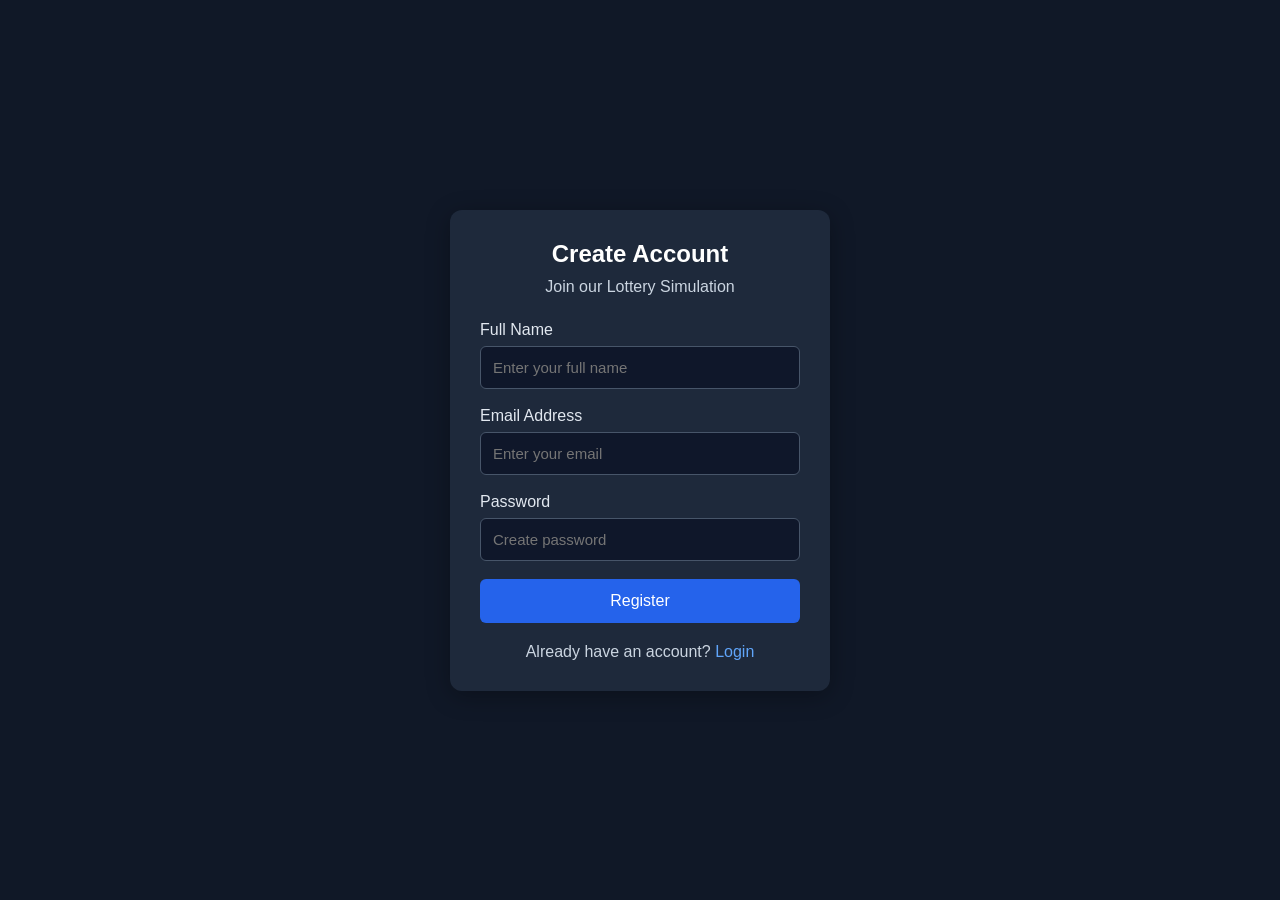
<file: register.html>
<!DOCTYPE html>
<html lang="en">

<head>
    <meta charset="UTF-8">
    <meta name="viewport" content="width=device-width, initial-scale=1.0">

    <title>Register - Lottery Simulation</title>

    <link rel="stylesheet" href="style.css">
</head>

<body>

    <div class="register-box">

        <h2>Create Account</h2>

        <p class="description">
            Join our Lottery Simulation
        </p>

        <form action="register.php" method="POST">

            <label for="full_name">Full Name</label>

            <input
                type="text"
                id="full_name"
                name="full_name"
                placeholder="Enter your full name"
                required
            >

            <label for="email">Email Address</label>

            <input
                type="email"
                id="email"
                name="email"
                placeholder="Enter your email"
                required
            >

            <label for="password">Password</label>

            <input
                type="password"
                id="password"
                name="password"
                placeholder="Create password"
                minlength="8"
                required
            >

            <button type="submit">
                Register
            </button>

        </form>

        <p class="login-link">
            Already have an account?
            <a href="login.php">Login</a>
        </p>

    </div>

</body>
</html>
</file>
<file: style.css>
.dashboard-card h2 {
    color: white;
}
* {
    margin: 0;
    padding: 0;
    box-sizing: border-box;
}

body {
    background: #101827;
    color: white;
    font-family: Arial, sans-serif;
    min-height: 100vh;
    display: flex;
    justify-content: center;
    align-items: center;
}

.register-box {
    background: #1e293b;
    width: 380px;
    padding: 30px;
    border-radius: 12px;
    box-shadow: 0 5px 25px rgba(0, 0, 0, 0.3);
}

.register-box h2 {
    text-align: center;
    margin-bottom: 10px;
    color: #ffffff;
}

.description {
    text-align: center;
    color: #cbd5e1;
    margin-bottom: 25px;
}

label {
    display: block;
    margin-bottom: 7px;
    color: #e2e8f0;
}

input {
    width: 100%;
    padding: 12px;
    margin-bottom: 18px;
    border: 1px solid #475569;
    border-radius: 6px;
    background: #0f172a;
    color: white;
    font-size: 15px;
}

input:focus {
    outline: 2px solid #3b82f6;
}

button {
    width: 100%;
    padding: 13px;
    background: #2563eb;
    color: white;
    border: none;
    border-radius: 6px;
    font-size: 16px;
    cursor: pointer;
}

button:hover {
    background: #1d4ed8;
}

.login-link {
    text-align: center;
    margin-top: 20px;
    color: #cbd5e1;
}

a {
    color: #60a5fa;
    text-decoration: none;
}

a:hover {
    text-decoration: underline;
}
</file>
